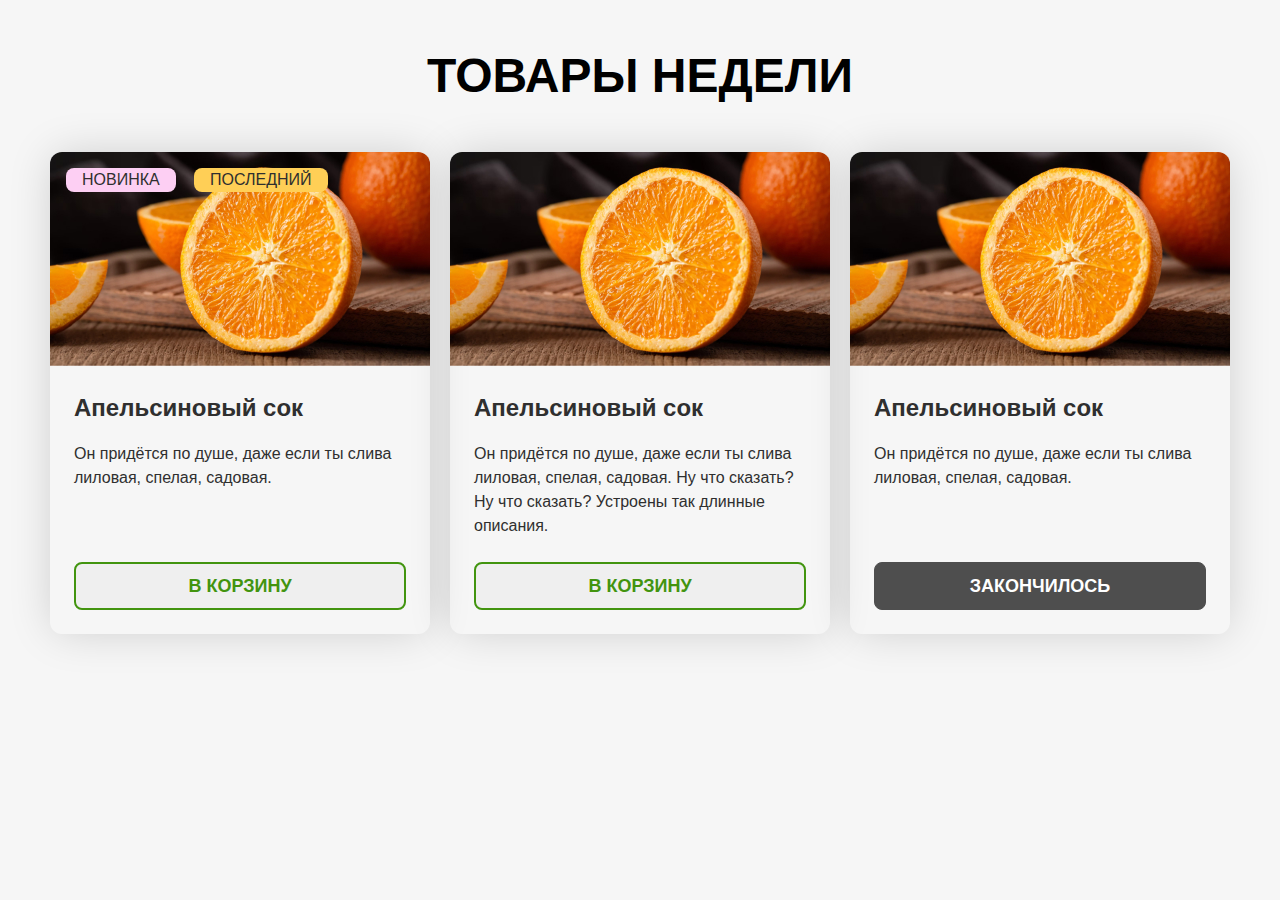
<file: 01-product-card/index.html>
<!DOCTYPE html>
<html lang="ru">
  <head>
    <meta charset="UTF-8" />
    <meta
      name="viewport"
      content="width=device-width, user-scalable=no, initial-scale=1.0, maximum-scale=1.0, minimum-scale=1.0" />
    <meta http-equiv="X-UA-Compatible" content="ie=edge" />
    <title>SpurIT - Тестовое задание 1. HTML и CSS</title>
    <link rel="stylesheet" href="./assets/css/index.css" />
  </head>
  <body>
    <main>
      <section class="products">
        <div class="container container--tablet container--mobile">
          <h2 class="products__title">ТОВАРЫ НЕДЕЛИ</h2>
          <div class="products__cards">
            <div class="product-card">
              <div class="product-card__header">
                <span class="product-card__badge product-card__badge--new">НОВИНКА</span>
                <span class="product-card__badge product-card__badge--last">ПОСЛЕДНИЙ</span>
                <img src="./assets/img/image-card.jpg" alt="oranges" />
              </div>
              <div class="product-card__body">
                <h3 class="product-card__title">Апельсиновый сок</h3>
                <p>Он придётся по душе, даже если ты слива лиловая, спелая, садовая.</p>
              </div>
              <div class="product-card__footer">
                <button class="product-card__btn product-card__btn--interactive">В КОРЗИНУ</button>
              </div>
            </div>
            <div class="product-card">
              <div class="product-card__header">
                <img src="./assets/img/image-card.jpg" alt="oranges" />
              </div>
              <div class="product-card__body">
                <h3 class="product-card__title">Апельсиновый сок</h3>
                <p>
                  Он придётся по душе, даже если ты слива лиловая, спелая, садовая. Ну что сказать?
                  Ну что сказать? Устроены так длинные описания.
                </p>
              </div>
              <div class="product-card__footer">
                <button class="product-card__btn product-card__btn--interactive">В КОРЗИНУ</button>
              </div>
            </div>
            <div class="product-card">
              <div class="product-card__header">
                <img src="./assets/img/image-card.jpg" alt="oranges" />
              </div>
              <div class="product-card__body">
                <h3 class="product-card__title">Апельсиновый сок</h3>
                <p>Он придётся по душе, даже если ты слива лиловая, спелая, садовая.</p>
              </div>
              <div class="product-card__footer">
                <button disabled class="product-card__btn product-card__btn--disabled">
                  ЗАКОНЧИЛОСЬ
                </button>
              </div>
            </div>
          </div>
        </div>
      </section>
    </main>
  </body>
</html>
</file>
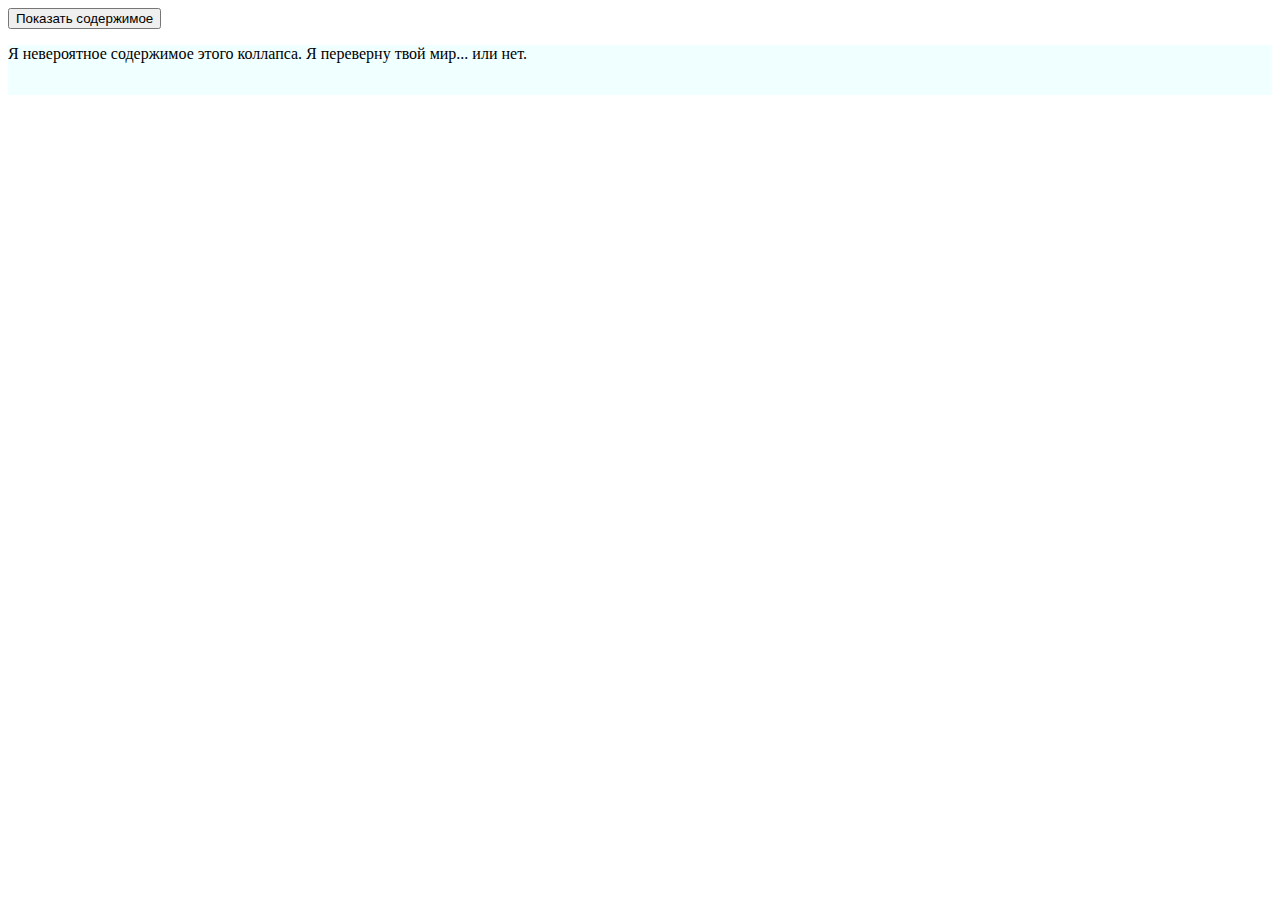
<file: 02-collapse/index.html>
<!-- Ничего здесь не меняй! -->
<!DOCTYPE html>
<html lang="ru">
  <head>
    <meta charset="UTF-8" />
    <meta
      name="viewport"
      content="width=device-width, user-scalable=no, initial-scale=1.0, maximum-scale=1.0, minimum-scale=1.0" />
    <meta http-equiv="X-UA-Compatible" content="ie=edge" />
    <title>SpurIT - Тестовое задание 2. JS</title>
    <link rel="stylesheet" href="./index.css" />
    <script src="./index.js" defer></script>
  </head>
  <body>
    <main>
      <div class="collapsible">
        <button class="collapsible__button" type="button">
          <span class="collapsible__action collapsible__action--visible">Скрыть содержимое</span>
          <span class="collapsible__action collapsible__action--hidden">Показать содержимое</span>
        </button>
        <div class="collapsible__content">
          <p>Я невероятное содержимое этого коллапса. Я переверну твой мир... или нет.</p>
        </div>
      </div>
    </main>
  </body>
</html>
</file>
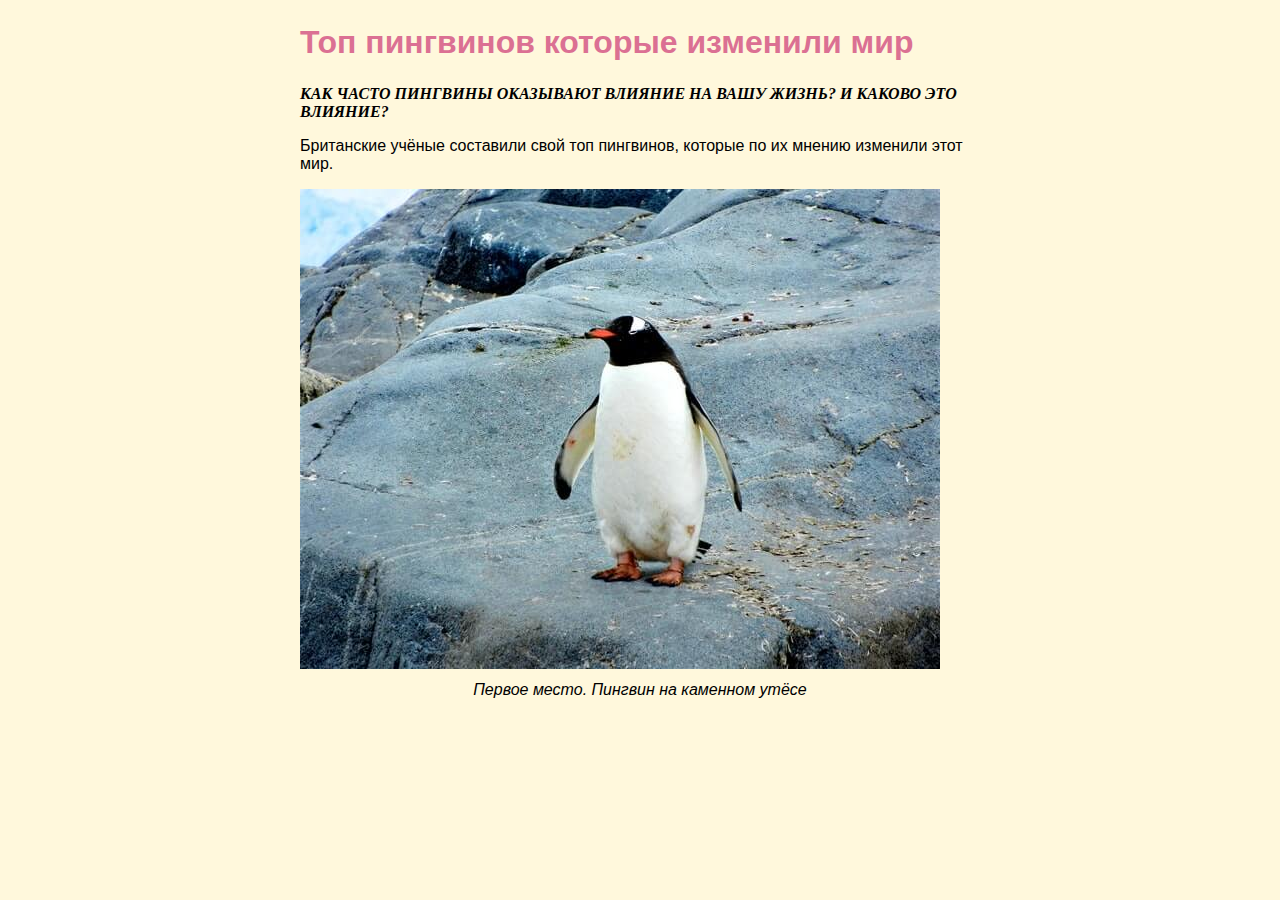
<file: 03-fix-problems/index.html>
<!-- Ничего здесь не трогай, это на Новый Год! -->
<!DOCTYPE html>
<html lang="ru">
  <head>
    <meta charset="UTF-8" />
    <meta
      name="viewport"
      content="width=device-width, user-scalable=no, initial-scale=1.0, maximum-scale=1.0, minimum-scale=1.0" />
    <meta http-equiv="X-UA-Compatible" content="ie=edge" />
    <title>SpurIT - Тестовое задание 3. Рефакторинг</title>
    <link rel="stylesheet" href="./index.css" />
  </head>
  <body>
    <main>
      <article class="article">
        <h1 class="article__heading article__heading--verified">
          Топ пингвинов которые изменили мир
        </h1>
        <p class="article__lead">
          Как часто пингвины оказывают влияние на вашу жизнь? И каково это влияние?
        </p>
        <p>
          Британские учёные составили свой топ пингвинов, которые по их мнению изменили этот мир.
        </p>
        <figure class="article__figure figure">
          <img
            class="figure__image"
            src="./img/penguin.jpg"
            alt="Пингвин стоит на каменном утёсе и задумчиво осматривает окресности в поисках смысла жизни" />
          <figcaption class="figure__caption">Первое место. Пингвин на каменном утёсе</figcaption>
        </figure>
      </article>
    </main>
  </body>
</html>
</file>
<file: 01-product-card/assets/css/index.css>
* {
  box-sizing: border-box;
  padding: 0;
  margin: 0;
}

img {
  display: block;
  max-width: 100%;
}

button {
  cursor: pointer;
}

body {
  font-family: Arial, sans-serif;
  color: #2f2f2f;
  line-height: 1.5;
  background-color: #f6f6f6;
}

.container {
  max-width: 1220px;
  margin: 0 auto;
  padding: 0 20px;
}

.products {
  padding-bottom: 50px;
}

.products__title {
  color: #000000;
  font-weight: 900;
  font-size: 48px;
  text-align: center;
  margin: 40px 0;
}

.products__cards {
  display: flex;
  flex-wrap: wrap;
  column-gap: 20px;
}

.product-card {
  max-width: 380px;
  display: flex;
  flex-direction: column;

  box-shadow: 0px 0px 45px -4px rgba(0, 0, 0, 0.18);
  border-radius: 12px;
}

.product-card__header {
  position: relative;
}

.product-card__badge {
  position: absolute;
  display: inline-block;
  padding: 0 16px;
  border-radius: 8px;
}

.product-card__badge--new {
  top: 16px;
  left: 16px;
  background-color: #fdcff3;
}

.product-card__badge--last {
  top: 16px;
  left: 144px;
  background-color: #ffcf56;
}

.product-card__header img {
  border-radius: 12px 12px 0 0;
}

.product-card__body {
  padding: 24px 24px 0;
  flex: 1 0 auto;
}

.product-card__title {
  font-weight: 900;
  font-size: 24px;
  margin-bottom: 16px;
}

.product-card__body p {
  margin-bottom: 24px;
}

.product-card__footer {
  padding: 0 24px 24px;
}

.product-card__btn {
  display: block;
  margin-top: auto;
  width: 100%;
  height: 48px;
  border: 2px solid #42940f;
  border-radius: 8px;
  font-weight: 900;
  font-size: 18px;
  text-align: center;
  color: #42940f;
}

.product-card__btn--interactive {
  transition: background-color 0.15s ease-in;
}

.product-card__btn--interactive:hover {
  background-color: #42940f;
  color: #ffffff;
}

.product-card__btn--interactive:active {
  background-color: #1f5200;
  border: 2px solid #1f5200;
}

.product-card__btn--disabled {
  cursor: auto;
  background-color: #4e4e4e;
  color: #ffffff;
  border: 1px solid #4e4e4e;
  border-radius: 8px;
}

@media (max-width: 1220px) {
  .container--tablet {
    max-width: 820px;
  }

  .products__cards {
    row-gap: 20px;
  }
}

@media (max-width: 840px) {
  .container--mobile {
    max-width: 420px;
  }
}
</file>
<file: 02-collapse/index.css>
/* Ты очень любопытный. Главное ничего тут не меняй! */
</file>
<file: 03-fix-problems/index.css>
* {
  margin: 0;
  padding: 0;
}

body {
  background-color: cornsilk;
  color: black;
  font-family: Arial, sans-serif;
}

.article {
  margin: 0 auto;
  max-width: 680px;
  padding: 24px;
}

.article__heading.article__heading--verified {
  margin-bottom: 1.5rem;
  color: palevioletred;
}

.article__lead {
  font-weight: 700;
  text-transform: uppercase;
  font-style: italic;
  font-family: serif;
}

.article__lead + p {
  margin-top: 16px;
}

.article__figure.figure {
  margin-top: 16px;
}

.figure__image {
  max-width: 100%;
}

.figure__caption {
  margin-top: 8px;
  text-align: center;
  font-style: italic;
}
</file>
